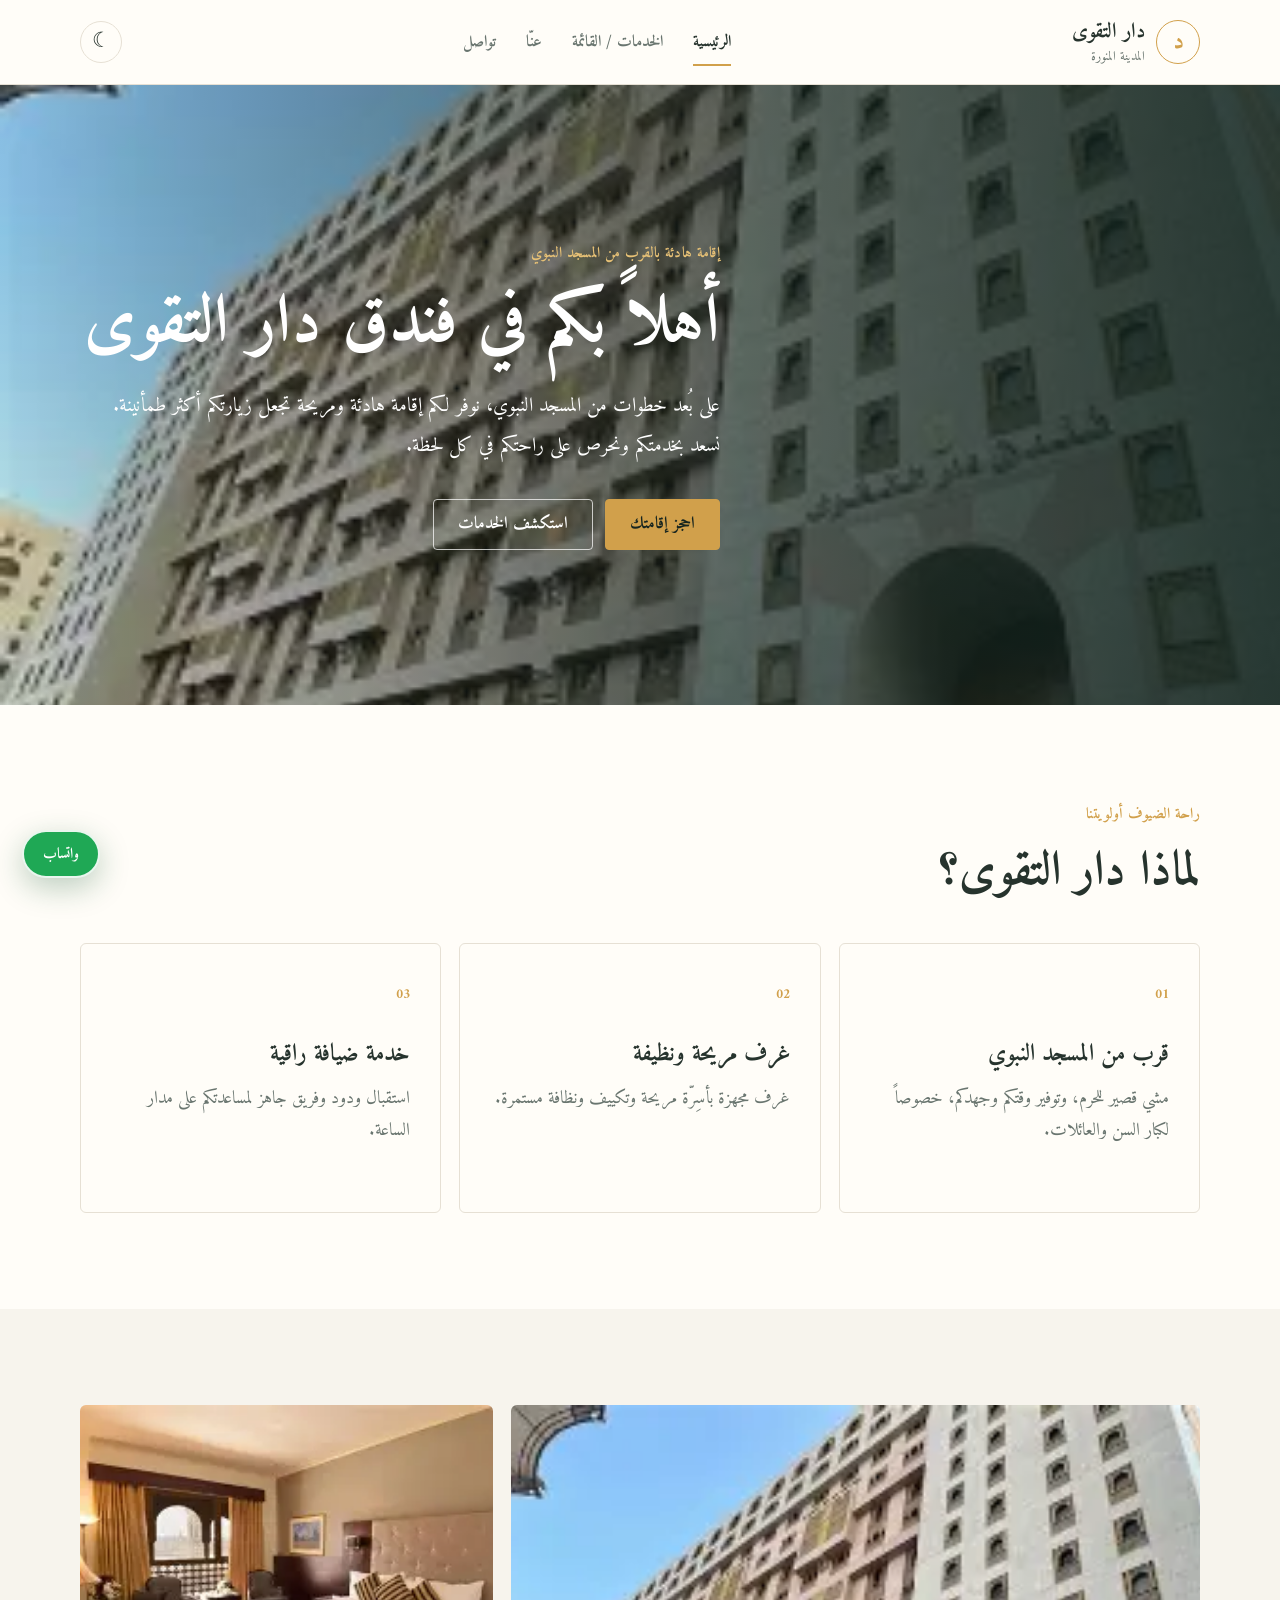
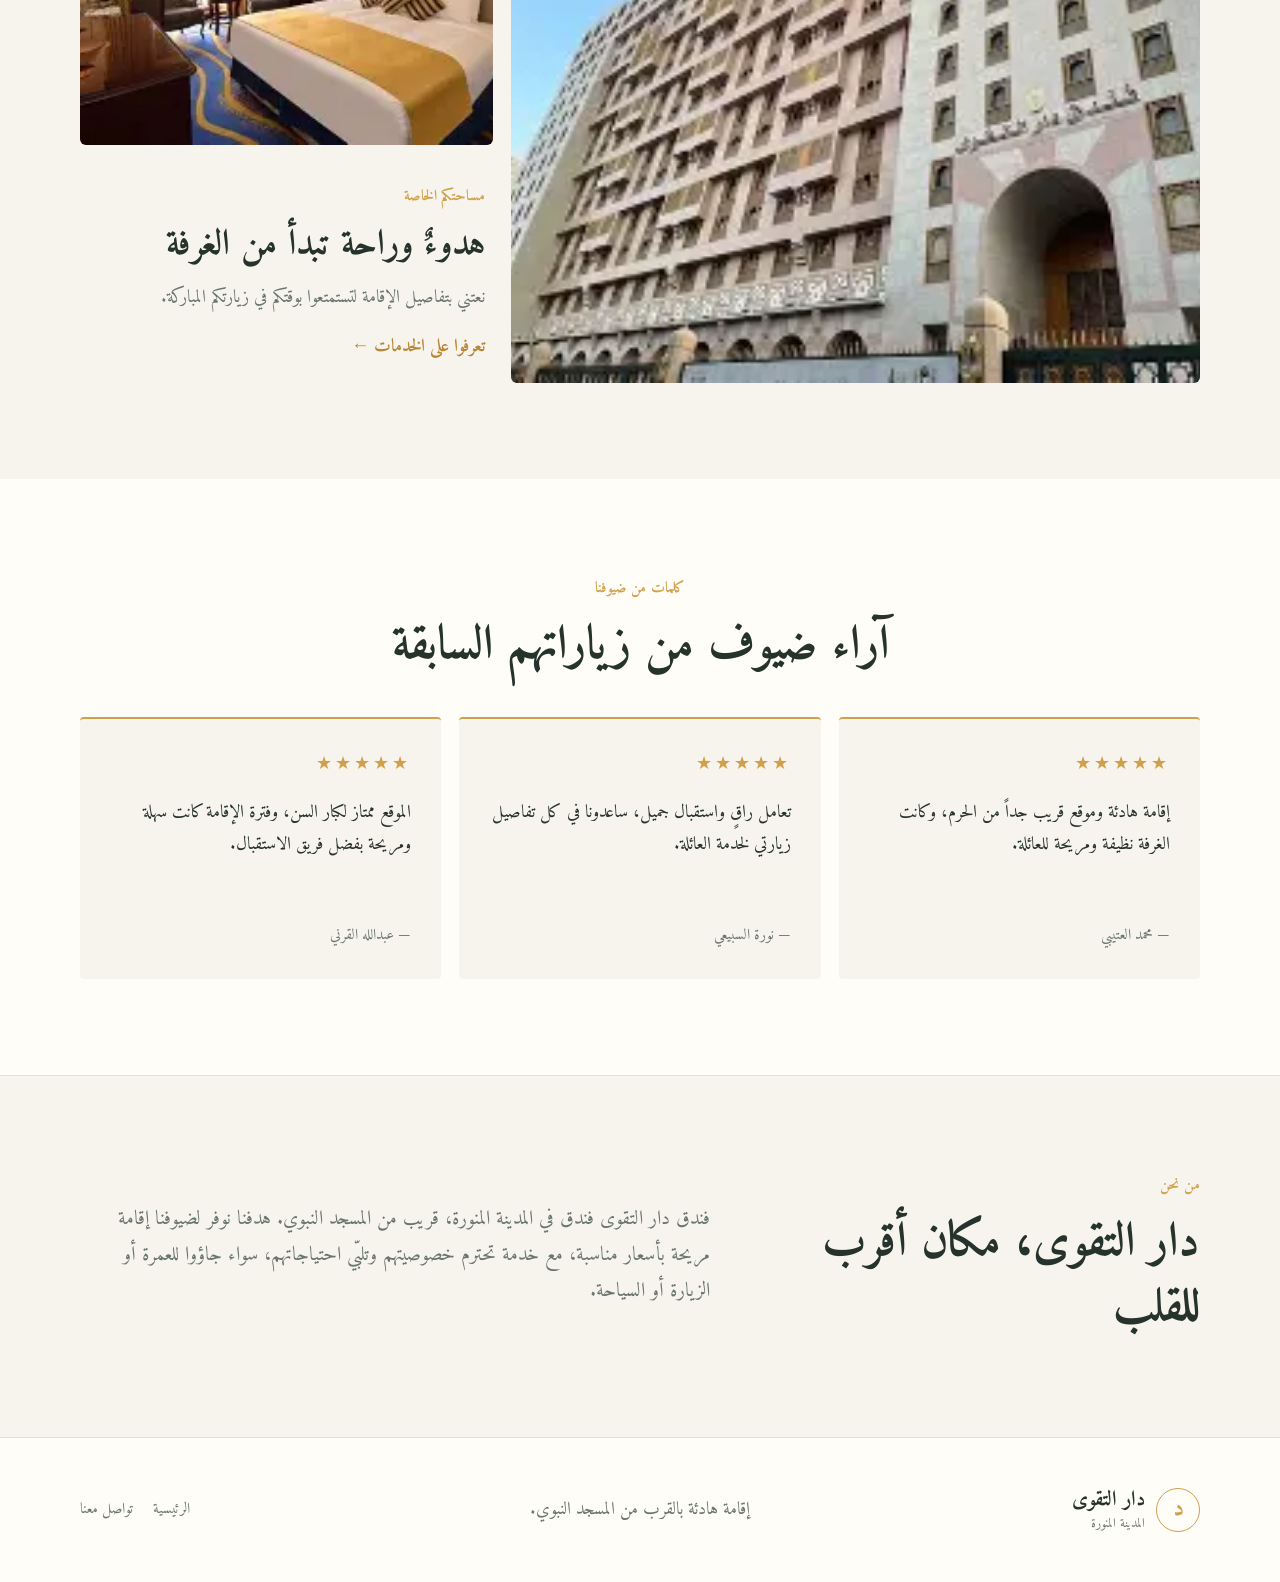
<file: index.html>
<!doctype html>
<html lang="ar" dir="rtl">
<head>
  <meta charset="utf-8">
  <meta name="viewport" content="width=device-width, initial-scale=1">
  <meta name="description" content="فندق دار التقوى في المدينة المنورة، إقامة هادئة بالقرب من المسجد النبوي.">
  <title>دار التقوى | فندق في المدينة المنورة</title>
  <link rel="preconnect" href="https://fonts.googleapis.com">
  <link rel="preconnect" href="https://fonts.gstatic.com" crossorigin>
  <link href="https://fonts.googleapis.com/css2?family=Amiri:wght@400;700&display=swap" rel="stylesheet">
  <link rel="stylesheet" href="style.css">
</head>
<body>
  <header class="site-header">
    <div class="container nav-wrap">
      <a class="brand" href="index.html" aria-label="دار التقوى - الرئيسية">
        <span class="brand-mark" aria-hidden="true">د</span>
        <span><strong>دار التقوى</strong><small>المدينة المنورة</small></span>
      </a>
      <button class="nav-toggle" type="button" aria-expanded="false" aria-controls="main-nav" aria-label="فتح القائمة">
        <span></span><span></span><span></span>
      </button>
      <nav id="main-nav" class="main-nav" aria-label="التنقل الرئيسي">
        <a class="active" href="index.html">الرئيسية</a>
        <a href="services.html">الخدمات / القائمة</a>
        <a href="about.html">عنّا</a>
        <a href="contact.html">تواصل</a>
      </nav>
      <button class="theme-toggle" type="button" aria-label="تبديل المظهر" title="تبديل المظهر">
        <span class="theme-icon" aria-hidden="true">☾</span>
      </button>
    </div>
  </header>

  <main>
    <section class="hero">
      <div class="hero-overlay"></div>
      <div class="container hero-content">
        <p class="eyebrow">إقامة هادئة بالقرب من المسجد النبوي</p>
        <h1>أهلاً بكم في فندق دار التقوى</h1>
        <p class="hero-lead">على بُعد خطوات من المسجد النبوي، نوفر لكم إقامة هادئة ومريحة تجعل زيارتكم أكثر طمأنينة. نسعد بخدمتكم ونحرص على راحتكم في كل لحظة.</p>
        <div class="hero-actions">
          <a class="button button-primary" href="contact.html">احجز إقامتك</a>
          <a class="button button-outline" href="services.html">استكشف الخدمات</a>
        </div>
      </div>
    </section>

    <section class="section">
      <div class="container">
        <div class="section-heading">
          <p class="eyebrow">راحة الضيوف أولويتنا</p>
          <h2>لماذا دار التقوى؟</h2>
        </div>
        <div class="feature-grid">
          <article class="feature-card">
            <span class="feature-number">01</span>
            <h3>قرب من المسجد النبوي</h3>
            <p>مشي قصير للحرم، وتوفير وقتكم وجهدكم، خصوصاً لكبار السن والعائلات.</p>
          </article>
          <article class="feature-card">
            <span class="feature-number">02</span>
            <h3>غرف مريحة ونظيفة</h3>
            <p>غرف مجهزة بأسِرّة مريحة وتكييف ونظافة مستمرة.</p>
          </article>
          <article class="feature-card">
            <span class="feature-number">03</span>
            <h3>خدمة ضيافة راقية</h3>
            <p>استقبال ودود وفريق جاهز لمساعدتكم على مدار الساعة.</p>
          </article>
        </div>
      </div>
    </section>

    <section class="section gallery-section">
      <div class="container gallery-grid">
        <figure class="gallery-main">
          <img src="صورة الفندق.webp" alt="واجهة فندق دار التقوى">
        </figure>
        <figure>
          <img src="صورة للغرف.webp" alt="غرفة مريحة في فندق دار التقوى">
        </figure>
        <div class="gallery-copy">
          <p class="eyebrow">مساحتكم الخاصة</p>
          <h2>هدوءٌ وراحة تبدأ من الغرفة</h2>
          <p>نعتني بتفاصيل الإقامة لتستمتعوا بوقتكم في زيارتكم المباركة.</p>
          <a class="text-link" href="services.html">تعرفوا على الخدمات <span aria-hidden="true">←</span></a>
        </div>
      </div>
    </section>

    <section class="section testimonials">
      <div class="container">
        <div class="section-heading centered">
          <p class="eyebrow">كلمات من ضيوفنا</p>
          <h2>آراء ضيوف من زياراتهم السابقة</h2>
        </div>
        <div class="testimonial-grid">
          <blockquote class="testimonial">
            <div class="stars" aria-label="5 من 5 نجوم">★★★★★</div>
            <p>إقامة هادئة وموقع قريب جداً من الحرم، وكانت الغرفة نظيفة ومريحة للعائلة.</p>
            <footer>— محمد العتيبي</footer>
          </blockquote>
          <blockquote class="testimonial">
            <div class="stars" aria-label="5 من 5 نجوم">★★★★★</div>
            <p>تعامل راقٍ واستقبال جميل، ساعدونا في كل تفاصيل زيارتي لخدمة العائلة.</p>
            <footer>— نورة السبيعي</footer>
          </blockquote>
          <blockquote class="testimonial">
            <div class="stars" aria-label="5 من 5 نجوم">★★★★★</div>
            <p>الموقع ممتاز لكبار السن، وفترة الإقامة كانت سهلة ومريحة بفضل فريق الاستقبال.</p>
            <footer>— عبدالله القرني</footer>
          </blockquote>
        </div>
      </div>
    </section>

    <section class="section about-preview">
      <div class="container about-preview-grid">
        <div>
          <p class="eyebrow">من نحن</p>
          <h2>دار التقوى، مكان أقرب للقلب</h2>
        </div>
        <p>فندق دار التقوى فندق في المدينة المنورة، قريب من المسجد النبوي. هدفنا نوفر لضيوفنا إقامة مريحة بأسعار مناسبة، مع خدمة تحترم خصوصيتهم وتلبّي احتياجاتهم، سواء جاؤوا للعمرة أو الزيارة أو السياحة.</p>
      </div>
    </section>
  </main>

  <footer class="site-footer">
    <div class="container footer-grid">
      <div>
        <a class="brand footer-brand" href="index.html">
          <span class="brand-mark" aria-hidden="true">د</span>
          <span><strong>دار التقوى</strong><small>المدينة المنورة</small></span>
        </a>
      </div>
      <p>إقامة هادئة بالقرب من المسجد النبوي.</p>
      <div class="footer-links">
        <a href="index.html">الرئيسية</a>
        <a href="contact.html">تواصل معنا</a>
      </div>
    </div>
  </footer>
  <a class="whatsapp-float" href="https://wa.me/966148291111" target="_blank" rel="noopener" aria-label="تواصل معنا عبر واتساب">واتساب</a>
  <script src="script.js"></script>
</body>
</html>
</file>
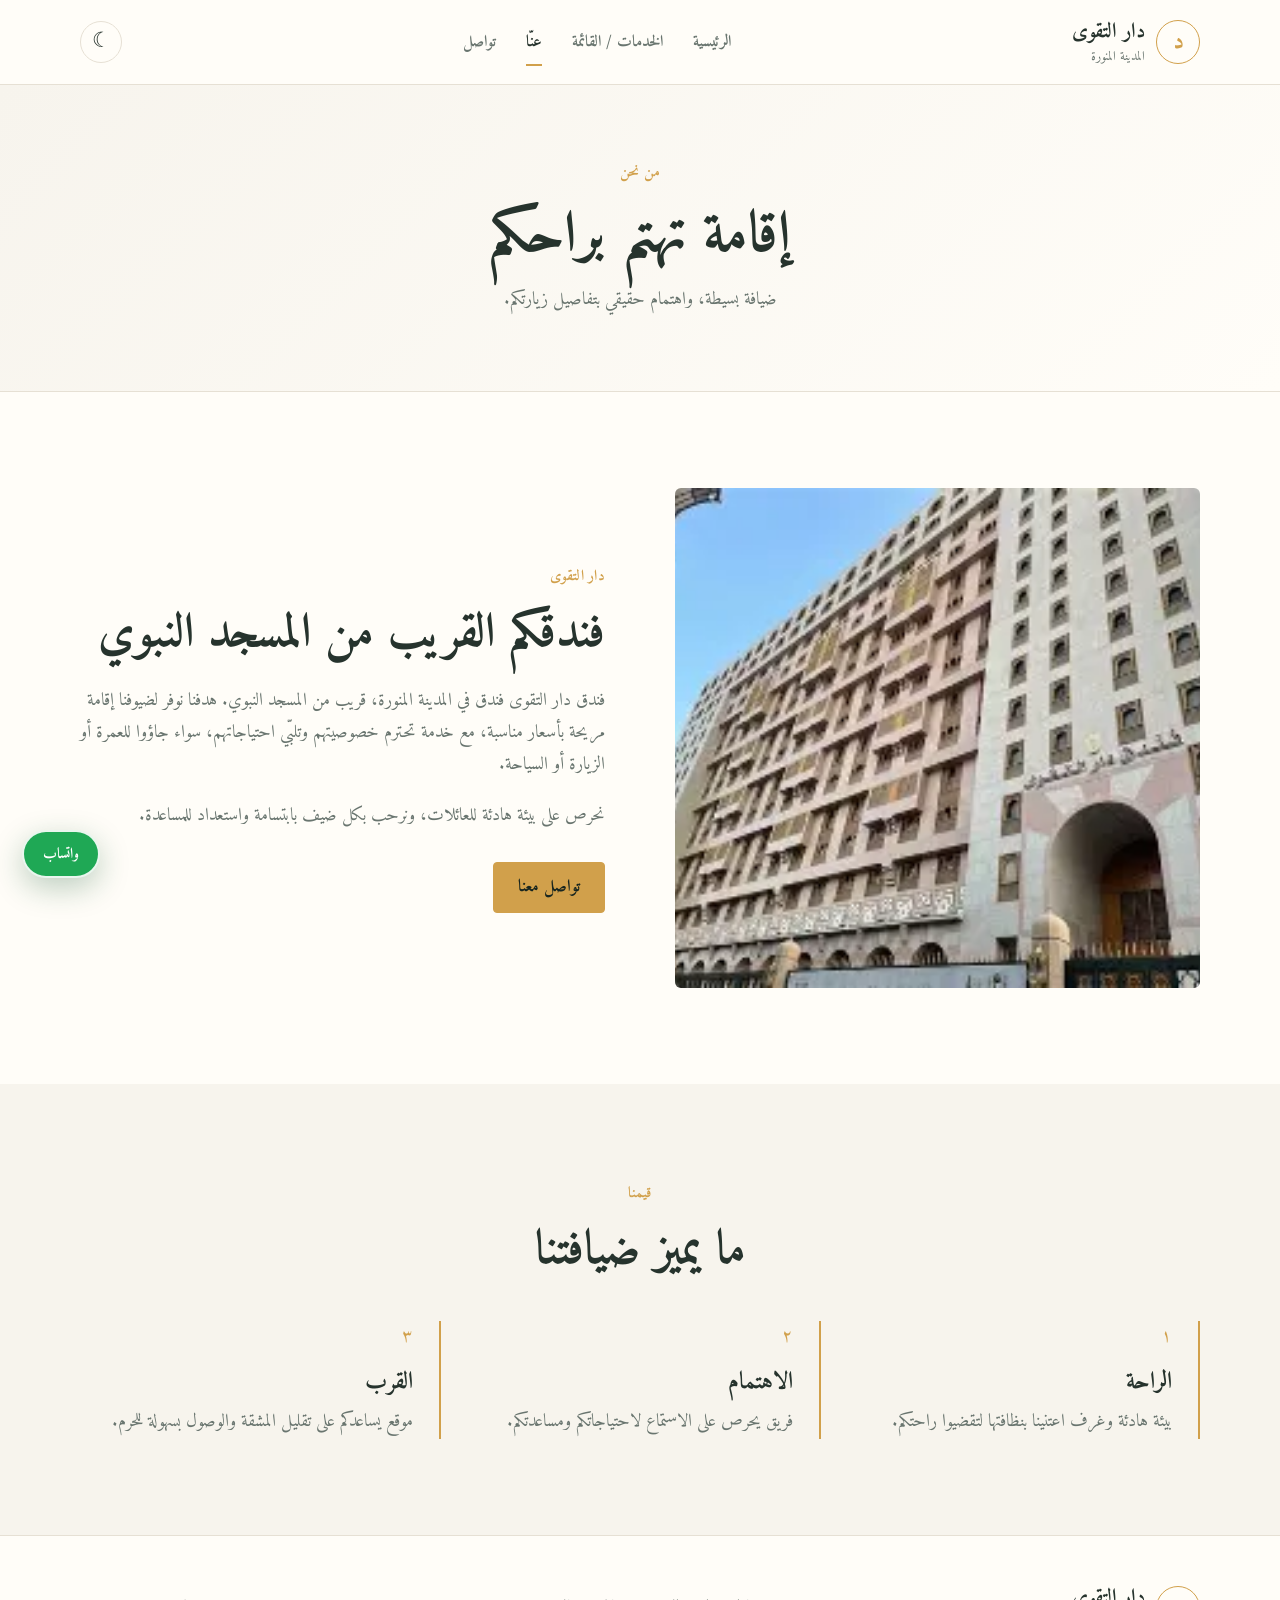
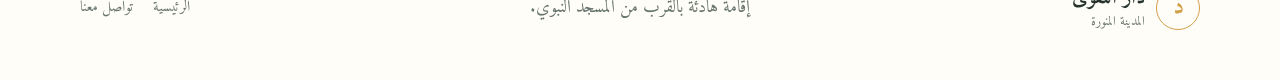
<file: about.html>
<!doctype html>
<html lang="ar" dir="rtl">
<head>
  <meta charset="utf-8">
  <meta name="viewport" content="width=device-width, initial-scale=1">
  <meta name="description" content="تعرفوا على فندق دار التقوى في المدينة المنورة.">
  <title>عنّا | دار التقوى</title>
  <link rel="preconnect" href="https://fonts.googleapis.com">
  <link rel="preconnect" href="https://fonts.gstatic.com" crossorigin>
  <link href="https://fonts.googleapis.com/css2?family=Amiri:wght@400;700&display=swap" rel="stylesheet">
  <link rel="stylesheet" href="style.css">
</head>
<body>
  <header class="site-header">
    <div class="container nav-wrap">
      <a class="brand" href="index.html"><span class="brand-mark" aria-hidden="true">د</span><span><strong>دار التقوى</strong><small>المدينة المنورة</small></span></a>
      <button class="nav-toggle" type="button" aria-expanded="false" aria-controls="main-nav" aria-label="فتح القائمة"><span></span><span></span><span></span></button>
      <nav id="main-nav" class="main-nav" aria-label="التنقل الرئيسي"><a href="index.html">الرئيسية</a><a href="services.html">الخدمات / القائمة</a><a class="active" href="about.html">عنّا</a><a href="contact.html">تواصل</a></nav>
      <button class="theme-toggle" type="button" aria-label="تبديل المظهر" title="تبديل المظهر"><span class="theme-icon" aria-hidden="true">☾</span></button>
    </div>
  </header>
  <main>
    <section class="page-hero"><div class="container"><p class="eyebrow">من نحن</p><h1>إقامة تهتم براحكم</h1><p>ضيافة بسيطة، واهتمام حقيقي بتفاصيل زيارتكم.</p></div></section>
    <section class="section">
      <div class="container story-grid">
        <div class="story-image"><img src="صورة الفندق.webp" alt="فندق دار التقوى في المدينة المنورة"></div>
        <div class="story-copy">
          <p class="eyebrow">دار التقوى</p>
          <h2>فندقكم القريب من المسجد النبوي</h2>
          <p>فندق دار التقوى فندق في المدينة المنورة، قريب من المسجد النبوي. هدفنا نوفر لضيوفنا إقامة مريحة بأسعار مناسبة، مع خدمة تحترم خصوصيتهم وتلبّي احتياجاتهم، سواء جاؤوا للعمرة أو الزيارة أو السياحة.</p>
          <p>نحرص على بيئة هادئة للعائلات، ونرحب بكل ضيف بابتسامة واستعداد للمساعدة.</p>
          <a class="button button-primary" href="contact.html">تواصل معنا</a>
        </div>
      </div>
    </section>
    <section class="section values-section"><div class="container"><div class="section-heading centered"><p class="eyebrow">قيمنا</p><h2>ما يميز ضيافتنا</h2></div><div class="values-grid"><article><span>١</span><h3>الراحة</h3><p>بيئة هادئة وغرف اعتنينا بنظافتها لتقضيوا راحتكم.</p></article><article><span>٢</span><h3>الاهتمام</h3><p>فريق يحرص على الاستماع لاحتياجاتكم ومساعدتكم.</p></article><article><span>٣</span><h3>القرب</h3><p>موقع يساعدكم على تقليل المشقة والوصول بسهولة للحرم.</p></article></div></div></section>
  </main>
  <footer class="site-footer"><div class="container footer-grid"><div><a class="brand footer-brand" href="index.html"><span class="brand-mark" aria-hidden="true">د</span><span><strong>دار التقوى</strong><small>المدينة المنورة</small></span></a></div><p>إقامة هادئة بالقرب من المسجد النبوي.</p><div class="footer-links"><a href="index.html">الرئيسية</a><a href="contact.html">تواصل معنا</a></div></div></footer>
  <a class="whatsapp-float" href="https://wa.me/966148291111" target="_blank" rel="noopener" aria-label="تواصل معنا عبر واتساب">واتساب</a>
  <script src="script.js"></script>
</body>
</html>
</file>
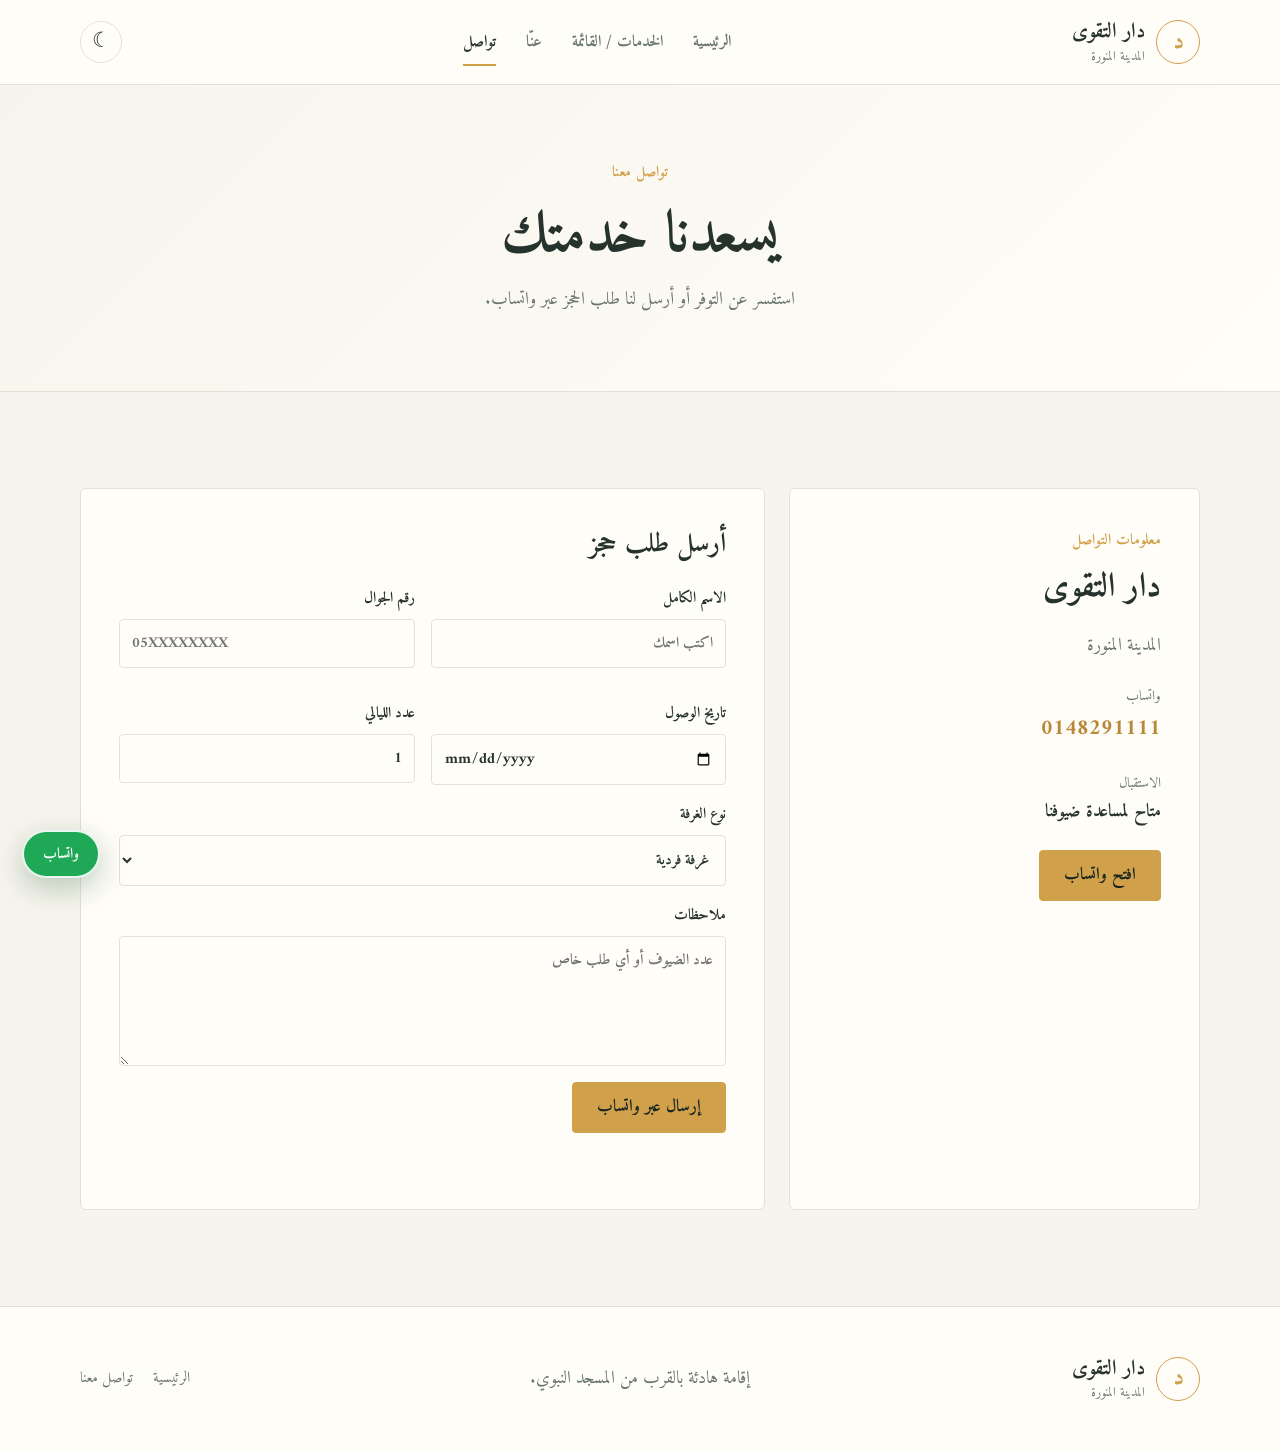
<file: contact.html>
<!doctype html>
<html lang="ar" dir="rtl">
<head>
  <meta charset="utf-8">
  <meta name="viewport" content="width=device-width, initial-scale=1">
  <meta name="description" content="تواصل واحجز في فندق دار التقوى بالمدينة المنورة.">
  <title>تواصل | دار التقوى</title>
  <link rel="preconnect" href="https://fonts.googleapis.com">
  <link rel="preconnect" href="https://fonts.gstatic.com" crossorigin>
  <link href="https://fonts.googleapis.com/css2?family=Amiri:wght@400;700&display=swap" rel="stylesheet">
  <link rel="stylesheet" href="style.css">
</head>
<body>
  <header class="site-header">
    <div class="container nav-wrap">
      <a class="brand" href="index.html"><span class="brand-mark" aria-hidden="true">د</span><span><strong>دار التقوى</strong><small>المدينة المنورة</small></span></a>
      <button class="nav-toggle" type="button" aria-expanded="false" aria-controls="main-nav" aria-label="فتح القائمة"><span></span><span></span><span></span></button>
      <nav id="main-nav" class="main-nav" aria-label="التنقل الرئيسي"><a href="index.html">الرئيسية</a><a href="services.html">الخدمات / القائمة</a><a href="about.html">عنّا</a><a class="active" href="contact.html">تواصل</a></nav>
      <button class="theme-toggle" type="button" aria-label="تبديل المظهر" title="تبديل المظهر"><span class="theme-icon" aria-hidden="true">☾</span></button>
    </div>
  </header>
  <main>
    <section class="page-hero"><div class="container"><p class="eyebrow">تواصل معنا</p><h1>يسعدنا خدمتك</h1><p>استفسر عن التوفر أو أرسل لنا طلب الحجز عبر واتساب.</p></div></section>
    <section class="section contact-section">
      <div class="container contact-grid">
        <aside class="contact-details">
          <p class="eyebrow">معلومات التواصل</p>
          <h2>دار التقوى</h2>
          <p>المدينة المنورة</p>
          <div class="contact-item"><span>واتساب</span><a href="https://wa.me/966148291111" target="_blank" rel="noopener">0148291111</a></div>
          <div class="contact-item"><span>الاستقبال</span><strong>متاح لمساعدة ضيوفنا</strong></div>
          <a class="button button-primary" href="https://wa.me/966148291111" target="_blank" rel="noopener">افتح واتساب</a>
        </aside>
        <form class="contact-form" id="booking-form">
          <h2>أرسل طلب حجز</h2>
          <div class="form-grid">
            <label>الاسم الكامل<input type="text" name="name" required placeholder="اكتب اسمك"></label>
            <label>رقم الجوال<input type="tel" name="phone" required placeholder="05XXXXXXXX"></label>
            <label>تاريخ الوصول<input type="date" name="arrival" required></label>
            <label>عدد الليالي<input type="number" name="nights" min="1" value="1" required></label>
          </div>
          <label>نوع الغرفة
            <select name="room"><option>غرفة فردية</option><option>غرفة مزدوجة</option><option>غرفة عائلية</option><option>أفضّل الاستفسار</option></select>
          </label>
          <label>ملاحظات<textarea name="notes" rows="4" placeholder="عدد الضيوف أو أي طلب خاص"></textarea></label>
          <button class="button button-primary" type="submit">إرسال عبر واتساب</button>
          <p class="form-status" role="status" aria-live="polite"></p>
        </form>
      </div>
    </section>
  </main>
  <footer class="site-footer"><div class="container footer-grid"><div><a class="brand footer-brand" href="index.html"><span class="brand-mark" aria-hidden="true">د</span><span><strong>دار التقوى</strong><small>المدينة المنورة</small></span></a></div><p>إقامة هادئة بالقرب من المسجد النبوي.</p><div class="footer-links"><a href="index.html">الرئيسية</a><a href="contact.html">تواصل معنا</a></div></div></footer>
  <a class="whatsapp-float" href="https://wa.me/966148291111" target="_blank" rel="noopener" aria-label="تواصل معنا عبر واتساب">واتساب</a>
  <script src="script.js"></script>
</body>
</html>
</file>
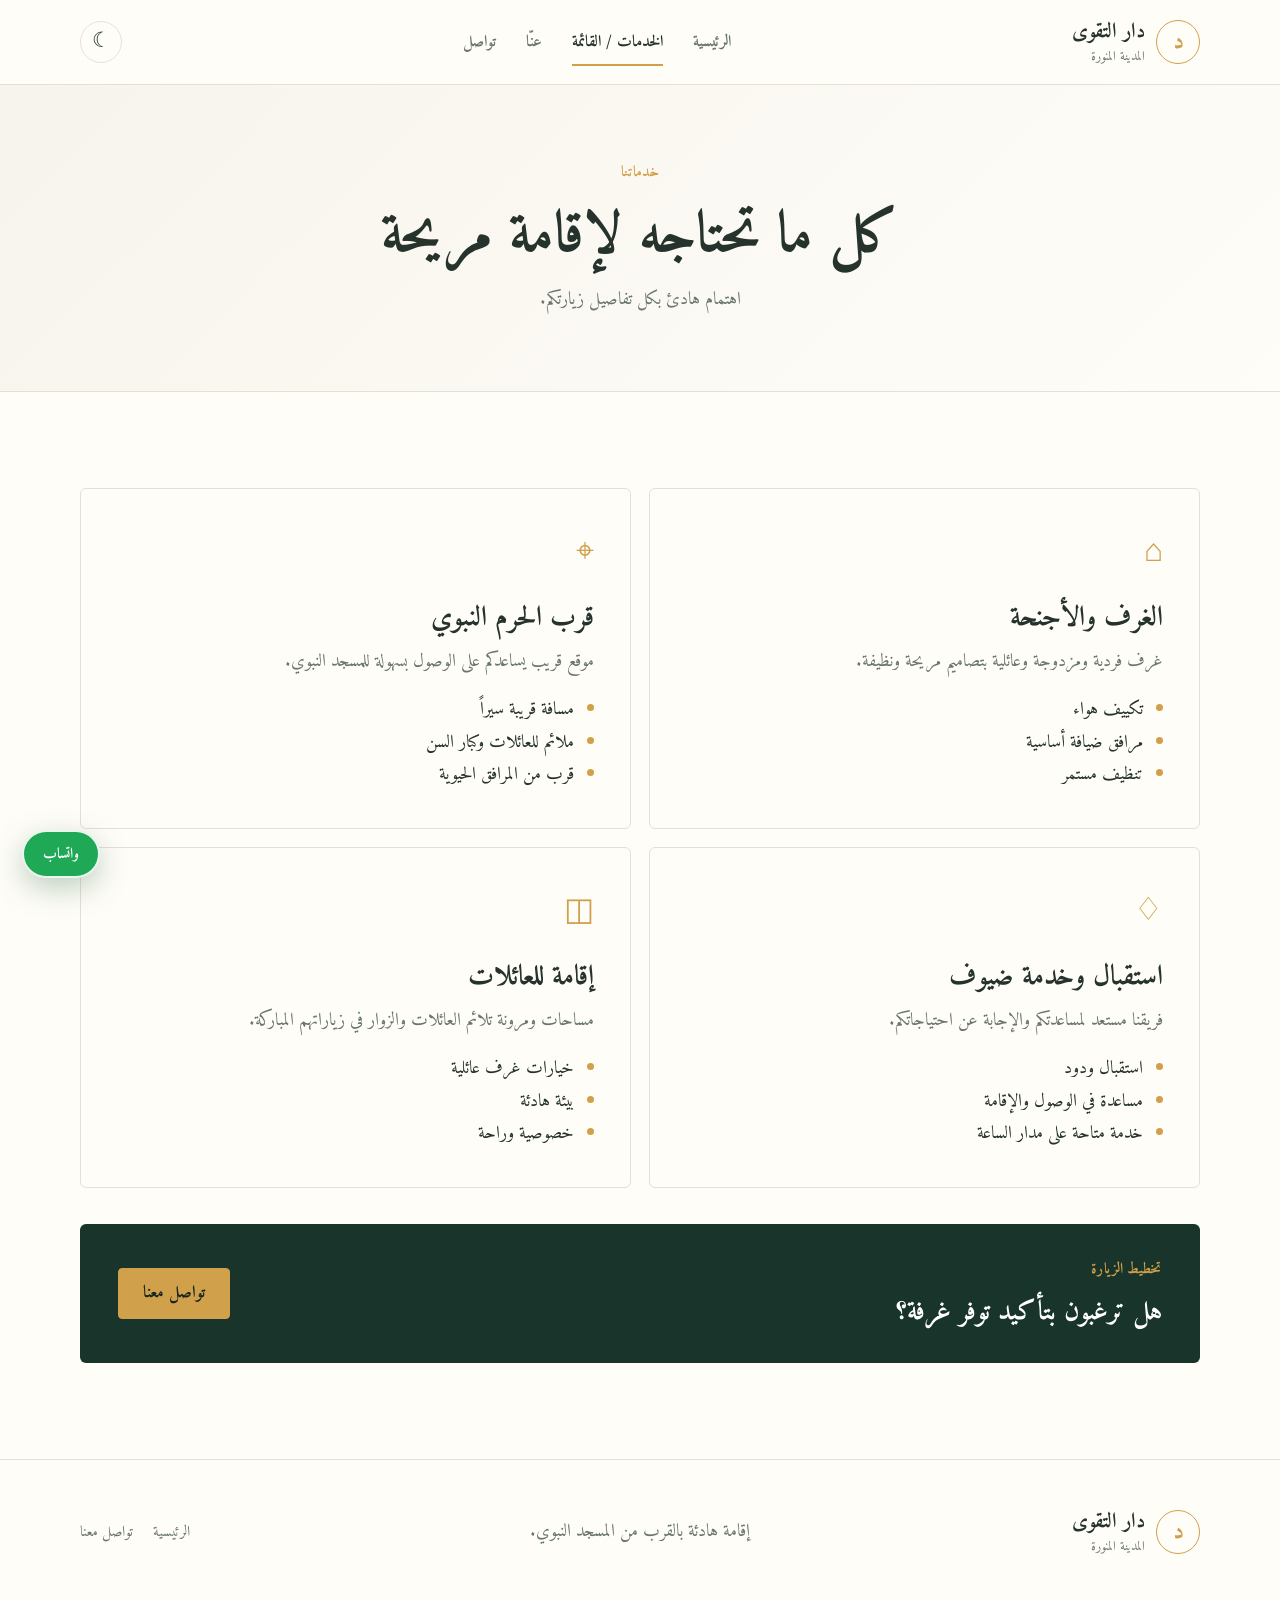
<file: services.html>
<!doctype html>
<html lang="ar" dir="rtl">
<head>
  <meta charset="utf-8">
  <meta name="viewport" content="width=device-width, initial-scale=1">
  <meta name="description" content="خدمات وإمكانيات فندق دار التقوى في المدينة المنورة.">
  <title>الخدمات | دار التقوى</title>
  <link rel="preconnect" href="https://fonts.googleapis.com">
  <link rel="preconnect" href="https://fonts.gstatic.com" crossorigin>
  <link href="https://fonts.googleapis.com/css2?family=Amiri:wght@400;700&display=swap" rel="stylesheet">
  <link rel="stylesheet" href="style.css">
</head>
<body>
  <header class="site-header">
    <div class="container nav-wrap">
      <a class="brand" href="index.html"><span class="brand-mark" aria-hidden="true">د</span><span><strong>دار التقوى</strong><small>المدينة المنورة</small></span></a>
      <button class="nav-toggle" type="button" aria-expanded="false" aria-controls="main-nav" aria-label="فتح القائمة"><span></span><span></span><span></span></button>
      <nav id="main-nav" class="main-nav" aria-label="التنقل الرئيسي">
        <a href="index.html">الرئيسية</a><a class="active" href="services.html">الخدمات / القائمة</a><a href="about.html">عنّا</a><a href="contact.html">تواصل</a>
      </nav>
      <button class="theme-toggle" type="button" aria-label="تبديل المظهر" title="تبديل المظهر"><span class="theme-icon" aria-hidden="true">☾</span></button>
    </div>
  </header>
  <main>
    <section class="page-hero">
      <div class="container"><p class="eyebrow">خدماتنا</p><h1>كل ما تحتاجه لإقامة مريحة</h1><p>اهتمام هادئ بكل تفاصيل زيارتكم.</p></div>
    </section>
    <section class="section">
      <div class="container">
        <div class="services-grid">
          <article class="service-card"><span class="service-icon" aria-hidden="true">⌂</span><h2>الغرف والأجنحة</h2><p>غرف فردية ومزدوجة وعائلية بتصاميم مريحة ونظيفة.</p><ul><li>تكييف هواء</li><li>مرافق ضيافة أساسية</li><li>تنظيف مستمر</li></ul></article>
          <article class="service-card"><span class="service-icon" aria-hidden="true">⌖</span><h2>قرب الحرم النبوي</h2><p>موقع قريب يساعدكم على الوصول بسهولة للمسجد النبوي.</p><ul><li>مسافة قريبة سيراً</li><li>ملائم للعائلات وكبار السن</li><li>قرب من المرافق الحيوية</li></ul></article>
          <article class="service-card"><span class="service-icon" aria-hidden="true">♢</span><h2>استقبال وخدمة ضيوف</h2><p>فريقنا مستعد لمساعدتكم والإجابة عن احتياجاتكم.</p><ul><li>استقبال ودود</li><li>مساعدة في الوصول والإقامة</li><li>خدمة متاحة على مدار الساعة</li></ul></article>
          <article class="service-card"><span class="service-icon" aria-hidden="true">◫</span><h2>إقامة للعائلات</h2><p>مساحات ومرونة تلائم العائلات والزوار في زياراتهم المباركة.</p><ul><li>خيارات غرف عائلية</li><li>بيئة هادئة</li><li>خصوصية وراحة</li></ul></article>
        </div>
        <div class="cta-banner"><div><p class="eyebrow">تخطيط الزيارة</p><h2>هل ترغبون بتأكيد توفر غرفة؟</h2></div><a class="button button-primary" href="contact.html">تواصل معنا</a></div>
      </div>
    </section>
  </main>
  <footer class="site-footer"><div class="container footer-grid"><div><a class="brand footer-brand" href="index.html"><span class="brand-mark" aria-hidden="true">د</span><span><strong>دار التقوى</strong><small>المدينة المنورة</small></span></a></div><p>إقامة هادئة بالقرب من المسجد النبوي.</p><div class="footer-links"><a href="index.html">الرئيسية</a><a href="contact.html">تواصل معنا</a></div></div></footer>
  <a class="whatsapp-float" href="https://wa.me/966148291111" target="_blank" rel="noopener" aria-label="تواصل معنا عبر واتساب">واتساب</a>
  <script src="script.js"></script>
</body>
</html>
</file>
<file: style.css>
:root {
  --gold: #d1a04b;
  --gold-dark: #b88635;
  --ink: #26332d;
  --muted: #69756f;
  --cream: #f7f4ed;
  --paper: #fffdf8;
  --line: #e6e0d4;
  --dark: #18342b;
  --header-bg: rgba(255, 253, 248, 0.96);
  --shadow: 0 18px 45px rgba(45, 55, 49, 0.09);
}

:root[data-theme="dark"] {
  --gold: #875F1B;
  --gold-dark: #875F1B;
  --ink: #edf1ed;
  --muted: #b4bfb8;
  --cream: #252323;
  --paper: #1a1918;
  --line: #403d39;
  --dark: #151412;
  --header-bg: rgba(26, 25, 24, 0.96);
  --shadow: 0 18px 45px rgba(0, 0, 0, 0.22);
}

* { box-sizing: border-box; }

html { scroll-behavior: smooth; }

body {
  margin: 0;
  min-inline-size: 320px;
  background: var(--paper);
  color: var(--ink);
  font-family: "Amiri", serif;
  font-size: 18px;
  line-height: 1.8;
  transition: background-color 180ms ease, color 180ms ease;
}

img { display: block; max-inline-size: 100%; }
a { color: inherit; text-decoration: none; }
button, input, select, textarea { font: inherit; }
button { cursor: pointer; }

.container {
  inline-size: min(1120px, calc(100% - 40px));
  margin-inline: auto;
}

.site-header {
  position: sticky;
  inset-block-start: 0;
  z-index: 100;
  border-block-end: 1px solid var(--line);
  background: var(--header-bg);
  backdrop-filter: blur(12px);
}

.nav-wrap {
  min-block-size: 84px;
  display: flex;
  align-items: center;
  gap: 24px;
}

.brand {
  display: inline-flex;
  align-items: center;
  gap: 11px;
  flex-shrink: 0;
}

.brand-mark {
  inline-size: 44px;
  block-size: 44px;
  display: grid;
  place-items: center;
  border: 1px solid var(--gold);
  border-radius: 50%;
  color: var(--gold);
  font-size: 25px;
  font-weight: 700;
  line-height: 1;
}

.brand strong, .brand small { display: block; line-height: 1.25; }
.brand strong { font-size: 21px; }
.brand small { margin-block-start: 3px; color: var(--muted); font-size: 13px; }

.main-nav {
  display: flex;
  align-items: center;
  gap: 30px;
  margin-inline: auto;
}

.main-nav a {
  position: relative;
  padding-block: 25px;
  color: var(--muted);
  font-size: 16px;
  font-weight: 700;
}

.main-nav a::after {
  content: "";
  position: absolute;
  inset-inline: 0;
  inset-block-end: 15px;
  block-size: 2px;
  background: var(--gold);
  transform: scaleX(0);
  transition: transform 180ms ease;
}

.main-nav a:hover, .main-nav a.active { color: var(--ink); }
.main-nav a:hover::after, .main-nav a.active::after { transform: scaleX(1); }

.theme-toggle {
  inline-size: 42px;
  block-size: 42px;
  display: grid;
  place-items: center;
  flex-shrink: 0;
  border: 1px solid var(--line);
  border-radius: 50%;
  background: transparent;
  color: var(--ink);
  font-size: 21px;
}

.nav-toggle { display: none; }

.hero {
  position: relative;
  min-block-size: 620px;
  display: flex;
  align-items: center;
  background: url("صورة الفندق.webp") center 42% / cover no-repeat;
  color: #fff;
  overflow: hidden;
}

.hero-overlay {
  position: absolute;
  inset: 0;
  background: linear-gradient(90deg, rgba(20, 38, 32, 0.88) 0%, rgba(20, 38, 32, 0.58) 52%, rgba(20, 38, 32, 0.12) 100%);
}

:root[dir="rtl"] .hero-overlay {
  background: linear-gradient(270deg, rgba(20, 38, 32, 0.88) 0%, rgba(20, 38, 32, 0.58) 52%, rgba(20, 38, 32, 0.12) 100%);
}

.hero-content {
  position: relative;
  z-index: 1;
  max-inline-size: 720px;
  margin-inline-end: 0;
  padding-block: 70px;
}

.eyebrow {
  margin: 0 0 12px;
  color: var(--gold);
  font-size: 15px;
  font-weight: 700;
  letter-spacing: 0.02em;
}

.hero .eyebrow { color: #e7c176; }

h1, h2, h3, p { overflow-wrap: break-word; }
h1, h2, h3 { margin-block-start: 0; line-height: 1.35; }
.hero h1 { max-inline-size: 650px; margin-block-end: 16px; font-size: clamp(42px, 6vw, 68px); }
.hero-lead { max-inline-size: 610px; margin: 0; font-size: 20px; line-height: 2; }

.hero-actions { display: flex; gap: 12px; margin-block-start: 32px; }

.button {
  min-block-size: 48px;
  display: inline-flex;
  align-items: center;
  justify-content: center;
  border: 1px solid transparent;
  border-radius: 4px;
  padding: 9px 24px;
  font-size: 17px;
  font-weight: 700;
  transition: transform 180ms ease, background 180ms ease, color 180ms ease;
}

.button:hover { transform: translateY(-2px); }
.button-primary { border-color: var(--gold); background: var(--gold); color: #17251f; }
.button-primary:hover { border-color: #dfb963; background: #dfb963; }
.button-outline { border-color: rgba(255,255,255,.72); color: #fff; }
.button-outline:hover { background: #fff; color: var(--ink); }

.section { padding-block: 96px; }
.section-heading { margin-block-end: 38px; }
.section-heading h2, .about-preview h2, .gallery-copy h2, .story-copy h2 { margin-block-end: 0; font-size: clamp(34px, 4vw, 48px); }
.section-heading.centered { text-align: center; }

.feature-grid {
  display: grid;
  grid-template-columns: repeat(3, 1fr);
  gap: 18px;
}

.feature-card {
  min-block-size: 270px;
  border: 1px solid var(--line);
  border-radius: 6px;
  padding: 34px 30px;
  background: var(--paper);
  transition: border-color 180ms ease, box-shadow 180ms ease, transform 180ms ease;
}

.feature-card:hover { border-color: var(--gold); box-shadow: var(--shadow); transform: translateY(-4px); }
.feature-number { color: var(--gold); font-size: 14px; font-weight: 700; }
.feature-card h3 { margin-block: 28px 12px; font-size: 24px; }
.feature-card p { margin: 0; color: var(--muted); }

.gallery-section { background: var(--cream); }
.gallery-grid {
  display: grid;
  grid-template-columns: 1.25fr .75fr;
  grid-template-rows: 340px 220px;
  gap: 18px;
}

.gallery-grid figure { margin: 0; overflow: hidden; border-radius: 6px; }
.gallery-grid img { inline-size: 100%; block-size: 100%; object-fit: cover; }
.gallery-main { grid-row: 1 / 3; }
.gallery-copy {
  display: flex;
  flex-direction: column;
  justify-content: center;
  padding: 24px 8px 24px 24px;
}
.gallery-copy h2 { font-size: 36px; }
.gallery-copy p:not(.eyebrow) { margin-block: 12px 8px; color: var(--muted); }
.text-link { align-self: flex-start; margin-block-start: 8px; color: var(--gold-dark); font-weight: 700; }

.testimonials { background: var(--paper); }
.testimonial-grid {
  display: grid;
  grid-template-columns: repeat(3, 1fr);
  gap: 18px;
}

.testimonial {
  margin: 0;
  border-block-start: 2px solid var(--gold);
  border-radius: 4px;
  padding: 30px;
  background: var(--cream);
}
.stars { color: var(--gold); letter-spacing: 3px; }
.testimonial p { min-block-size: 115px; margin-block: 16px 10px; }
.testimonial footer { color: var(--muted); font-size: 15px; }

.about-preview { border-block-start: 1px solid var(--line); background: var(--cream); }
.about-preview-grid {
  display: grid;
  grid-template-columns: .8fr 1.2fr;
  align-items: center;
  gap: 70px;
}
.about-preview-grid > p { margin: 0; color: var(--muted); font-size: 20px; }

.page-hero {
  border-block-end: 1px solid var(--line);
  padding-block: 74px;
  background: linear-gradient(135deg, var(--cream), var(--paper));
  text-align: center;
}
.page-hero h1 { margin-block: 0 8px; font-size: clamp(42px, 6vw, 58px); }
.page-hero p:not(.eyebrow) { margin: 0; color: var(--muted); }

.services-grid {
  display: grid;
  grid-template-columns: repeat(2, 1fr);
  gap: 18px;
}
.service-card {
  min-block-size: 330px;
  border: 1px solid var(--line);
  border-radius: 6px;
  padding: 36px;
  background: var(--paper);
}
.service-icon { color: var(--gold); font-size: 32px; }
.service-card h2 { margin-block: 18px 8px; font-size: 28px; }
.service-card p { margin-block: 0 16px; color: var(--muted); }
.service-card ul { margin: 0; padding-inline-start: 20px; color: var(--ink); }
.service-card li::marker { color: var(--gold); }

.cta-banner {
  display: flex;
  align-items: center;
  justify-content: space-between;
  margin-block-start: 36px;
  border-radius: 6px;
  padding: 32px 38px;
  background: var(--dark);
  color: #fff;
}
.cta-banner h2 { margin: 0; }

.story-grid {
  display: grid;
  grid-template-columns: 1fr 1fr;
  align-items: center;
  gap: 70px;
}
.story-image { block-size: 500px; overflow: hidden; border-radius: 6px; }
.story-image img { inline-size: 100%; block-size: 100%; object-fit: cover; }
.story-copy p:not(.eyebrow) { color: var(--muted); }
.story-copy .button { margin-block-start: 12px; }
.values-section { background: var(--cream); }
.values-grid { display: grid; grid-template-columns: repeat(3, 1fr); gap: 18px; }
.values-grid article { border-inline-start: 2px solid var(--gold); padding-inline: 26px; }
.values-grid span { color: var(--gold); }
.values-grid h3 { margin-block: 12px 8px; font-size: 24px; }
.values-grid p { margin: 0; color: var(--muted); }

.contact-section { background: var(--cream); }
.contact-grid {
  display: grid;
  grid-template-columns: .75fr 1.25fr;
  gap: 24px;
}
.contact-details, .contact-form {
  border: 1px solid var(--line);
  border-radius: 6px;
  padding: 38px;
  background: var(--paper);
}
.contact-details h2 { margin-block-end: 4px; font-size: 34px; }
.contact-details > p:not(.eyebrow) { color: var(--muted); }
.contact-item { display: flex; flex-direction: column; margin-block: 22px; }
.contact-item span { color: var(--muted); font-size: 14px; }
.contact-item a { color: var(--gold-dark); font-size: 22px; font-weight: 700; direction: ltr; text-align: right; }
.contact-form h2 { margin-block-end: 22px; }
.form-grid { display: grid; grid-template-columns: repeat(2, 1fr); gap: 16px; }
.contact-form label { display: flex; flex-direction: column; margin-block-end: 16px; font-size: 15px; font-weight: 700; }
.contact-form input, .contact-form select, .contact-form textarea {
  inline-size: 100%;
  margin-block-start: 7px;
  border: 1px solid var(--line);
  border-radius: 4px;
  background: var(--paper);
  color: var(--ink);
  padding: 10px 12px;
  outline: none;
}
.contact-form input:focus, .contact-form select:focus, .contact-form textarea:focus { border-color: var(--gold); box-shadow: 0 0 0 3px rgba(209,160,75,.12); }
.contact-form textarea { resize: vertical; }
.form-status { min-block-size: 28px; margin-block: 10px 0; color: var(--muted); }

.site-footer { border-block-start: 1px solid var(--line); padding-block: 38px; background: var(--paper); }
.footer-grid { display: grid; grid-template-columns: 1fr 1fr 1fr; align-items: center; }
.footer-grid > p { text-align: center; color: var(--muted); }
.footer-brand { font-size: 16px; }
.footer-links { display: flex; justify-content: flex-end; gap: 20px; color: var(--muted); font-size: 15px; }
.footer-links a:hover { color: var(--gold-dark); }

.whatsapp-float {
  position: fixed;
  z-index: 90;
  inset-inline-end: 22px;
  inset-block-end: 22px;
  min-inline-size: 78px;
  block-size: 48px;
  display: inline-flex;
  align-items: center;
  justify-content: center;
  border: 2px solid rgba(255,255,255,.9);
  border-radius: 24px;
  background: #1fa855;
  box-shadow: 0 10px 30px rgba(20, 90, 49, .28);
  color: #fff;
  font-size: 15px;
  font-weight: 700;
}

@media (max-width: 900px) {
  .container { inline-size: min(100% - 32px, 1120px); }
  .nav-wrap { min-block-size: 74px; }
  .nav-toggle {
    inline-size: 42px;
    block-size: 42px;
    display: flex;
    flex-direction: column;
    align-items: center;
    justify-content: center;
    gap: 5px;
    margin-inline: auto 0;
    border: 0;
    background: transparent;
  }
  .nav-toggle span { inline-size: 22px; block-size: 2px; background: var(--ink); transition: transform 180ms ease, opacity 180ms ease; }
  .nav-toggle[aria-expanded="true"] span:nth-child(1) { transform: translateY(7px) rotate(45deg); }
  .nav-toggle[aria-expanded="true"] span:nth-child(2) { opacity: 0; }
  .nav-toggle[aria-expanded="true"] span:nth-child(3) { transform: translateY(-7px) rotate(-45deg); }
  .main-nav {
    position: absolute;
    inset-inline: 16px;
    inset-block-start: 74px;
    display: none;
    align-items: stretch;
    flex-direction: column;
    gap: 0;
    border: 1px solid var(--line);
    border-radius: 6px;
    background: var(--paper);
    box-shadow: var(--shadow);
    padding: 8px;
  }
  .main-nav.open { display: flex; }
  .main-nav a { border-radius: 4px; padding: 12px 14px; }
  .main-nav a::after { display: none; }
  .main-nav a.active { background: var(--cream); color: var(--gold-dark); }

  .hero { min-block-size: 560px; }
  .hero-content { margin-inline-end: 0; }
  .feature-grid, .testimonial-grid { grid-template-columns: 1fr; }
  .feature-card { min-block-size: 210px; }
  .gallery-grid { grid-template-columns: 1fr 1fr; grid-template-rows: 380px auto; }
  .gallery-main { grid-column: 1 / 3; grid-row: auto; }
  .gallery-copy { grid-column: 1 / 3; padding-inline: 8px; }
  .about-preview-grid, .story-grid, .contact-grid { grid-template-columns: 1fr; gap: 34px; }
  .story-image { block-size: 420px; }
  .values-grid { grid-template-columns: 1fr; }
}

@media (max-width: 620px) {
  body { font-size: 17px; }
  .container { inline-size: calc(100% - 28px); }
  .brand small { display: none; }
  .brand strong { font-size: 18px; }
  .brand-mark { inline-size: 40px; block-size: 40px; }
  .theme-toggle { inline-size: 38px; block-size: 38px; }
  .nav-wrap { gap: 8px; }

  .hero { min-block-size: 520px; background-position: 58% center; }
  .hero-overlay, :root[dir="rtl"] .hero-overlay { background: rgba(20, 38, 32, 0.72); }
  .hero-content { padding-block: 54px; }
  .hero h1 { font-size: 42px; }
  .hero-lead { font-size: 18px; }
  .hero-actions { flex-direction: column; align-items: stretch; }
  .hero-actions .button { inline-size: 100%; }

  .section { padding-block: 68px; }
  .feature-grid, .testimonial-grid, .services-grid, .values-grid { gap: 12px; }
  .feature-card { padding: 28px 24px; }
  .gallery-grid { display: block; }
  .gallery-grid figure { block-size: 280px; margin-block-end: 12px; }
  .gallery-copy { padding: 18px 4px 0; }
  .gallery-copy h2 { font-size: 32px; }
  .testimonial p { min-block-size: 0; }
  .about-preview-grid { gap: 20px; }

  .page-hero { padding-block: 54px; }
  .page-hero h1 { font-size: 40px; }
  .services-grid { grid-template-columns: 1fr; }
  .service-card { min-block-size: 0; padding: 28px 24px; }
  .cta-banner { align-items: flex-start; flex-direction: column; gap: 18px; padding: 28px 24px; }
  .story-grid { gap: 28px; }
  .story-image { block-size: 300px; }
  .contact-details, .contact-form { padding: 26px 20px; }
  .form-grid { grid-template-columns: 1fr; gap: 0; }
  .footer-grid { grid-template-columns: 1fr; gap: 18px; text-align: center; }
  .footer-grid > p { margin: 0; }
  .footer-brand { justify-content: center; }
  .footer-links { justify-content: center; }
  .whatsapp-float { inset-inline-end: 14px; inset-block-end: 14px; }
}
</file>
